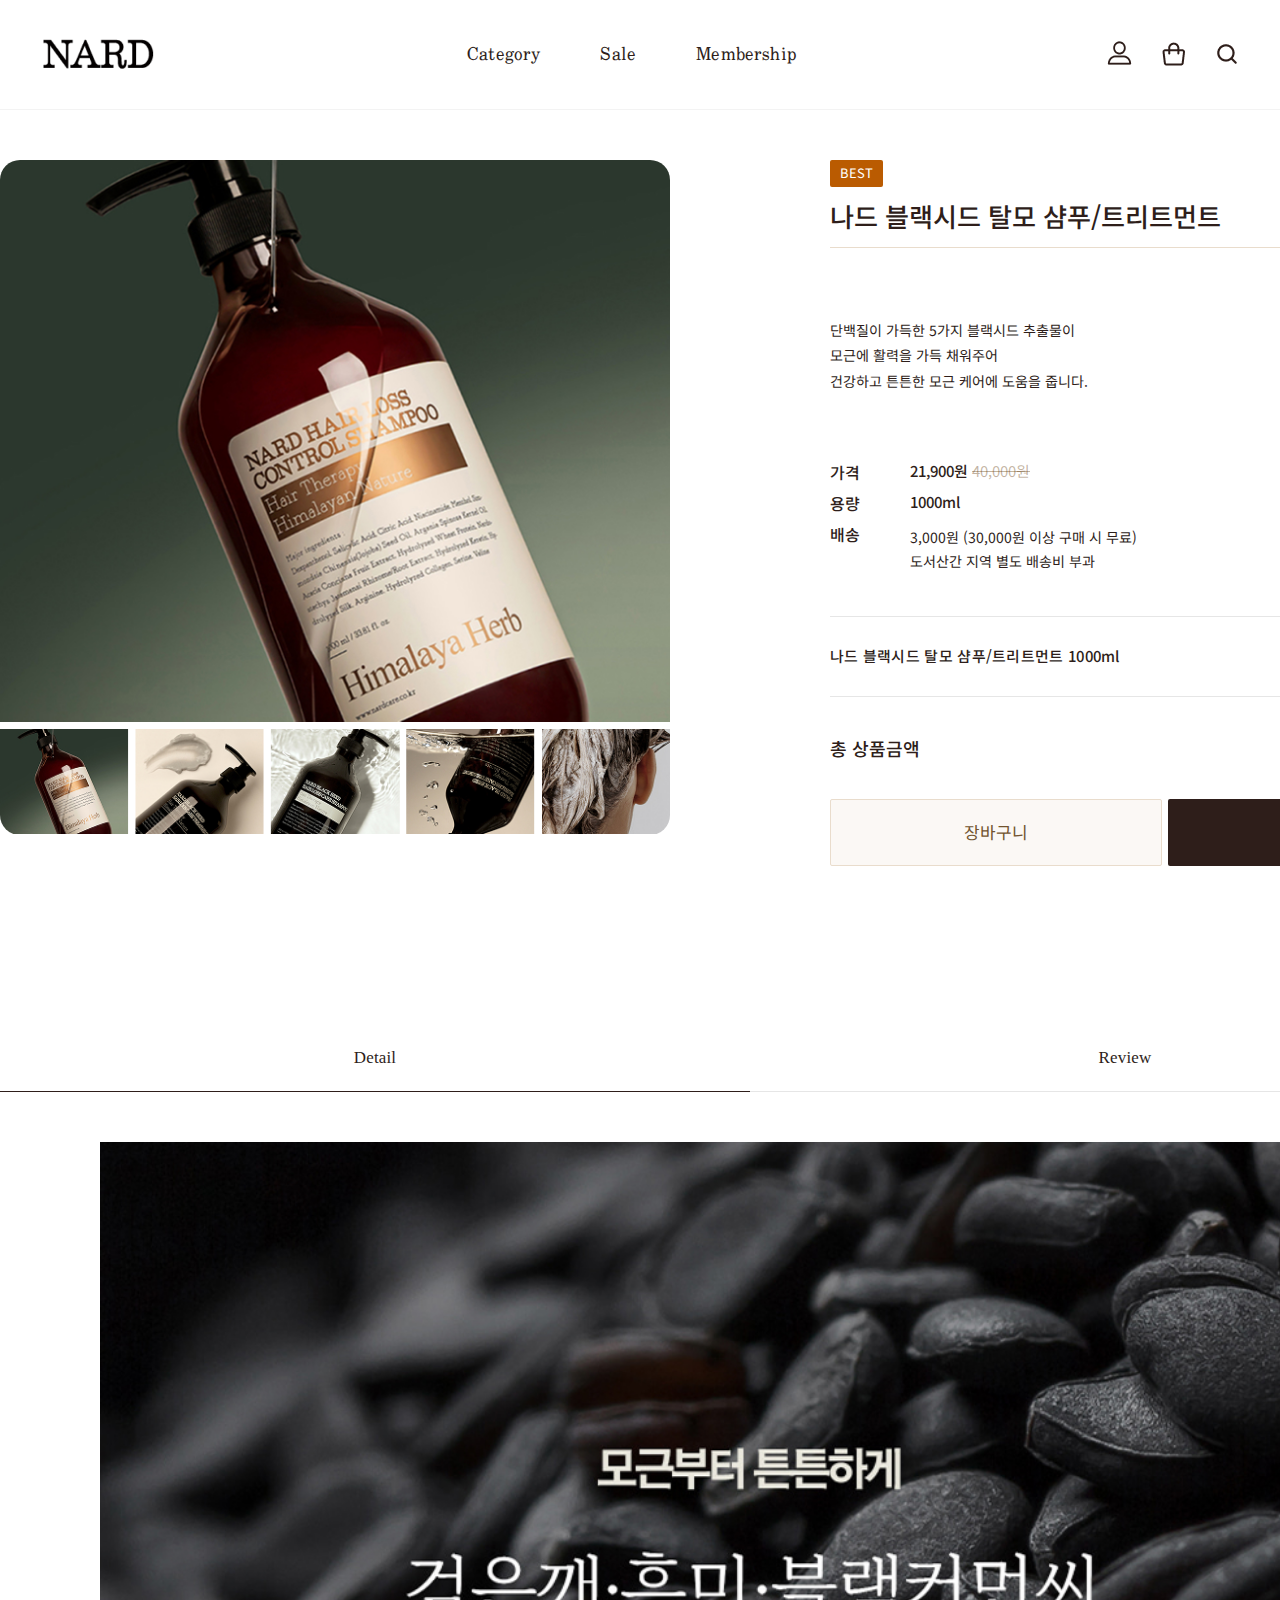
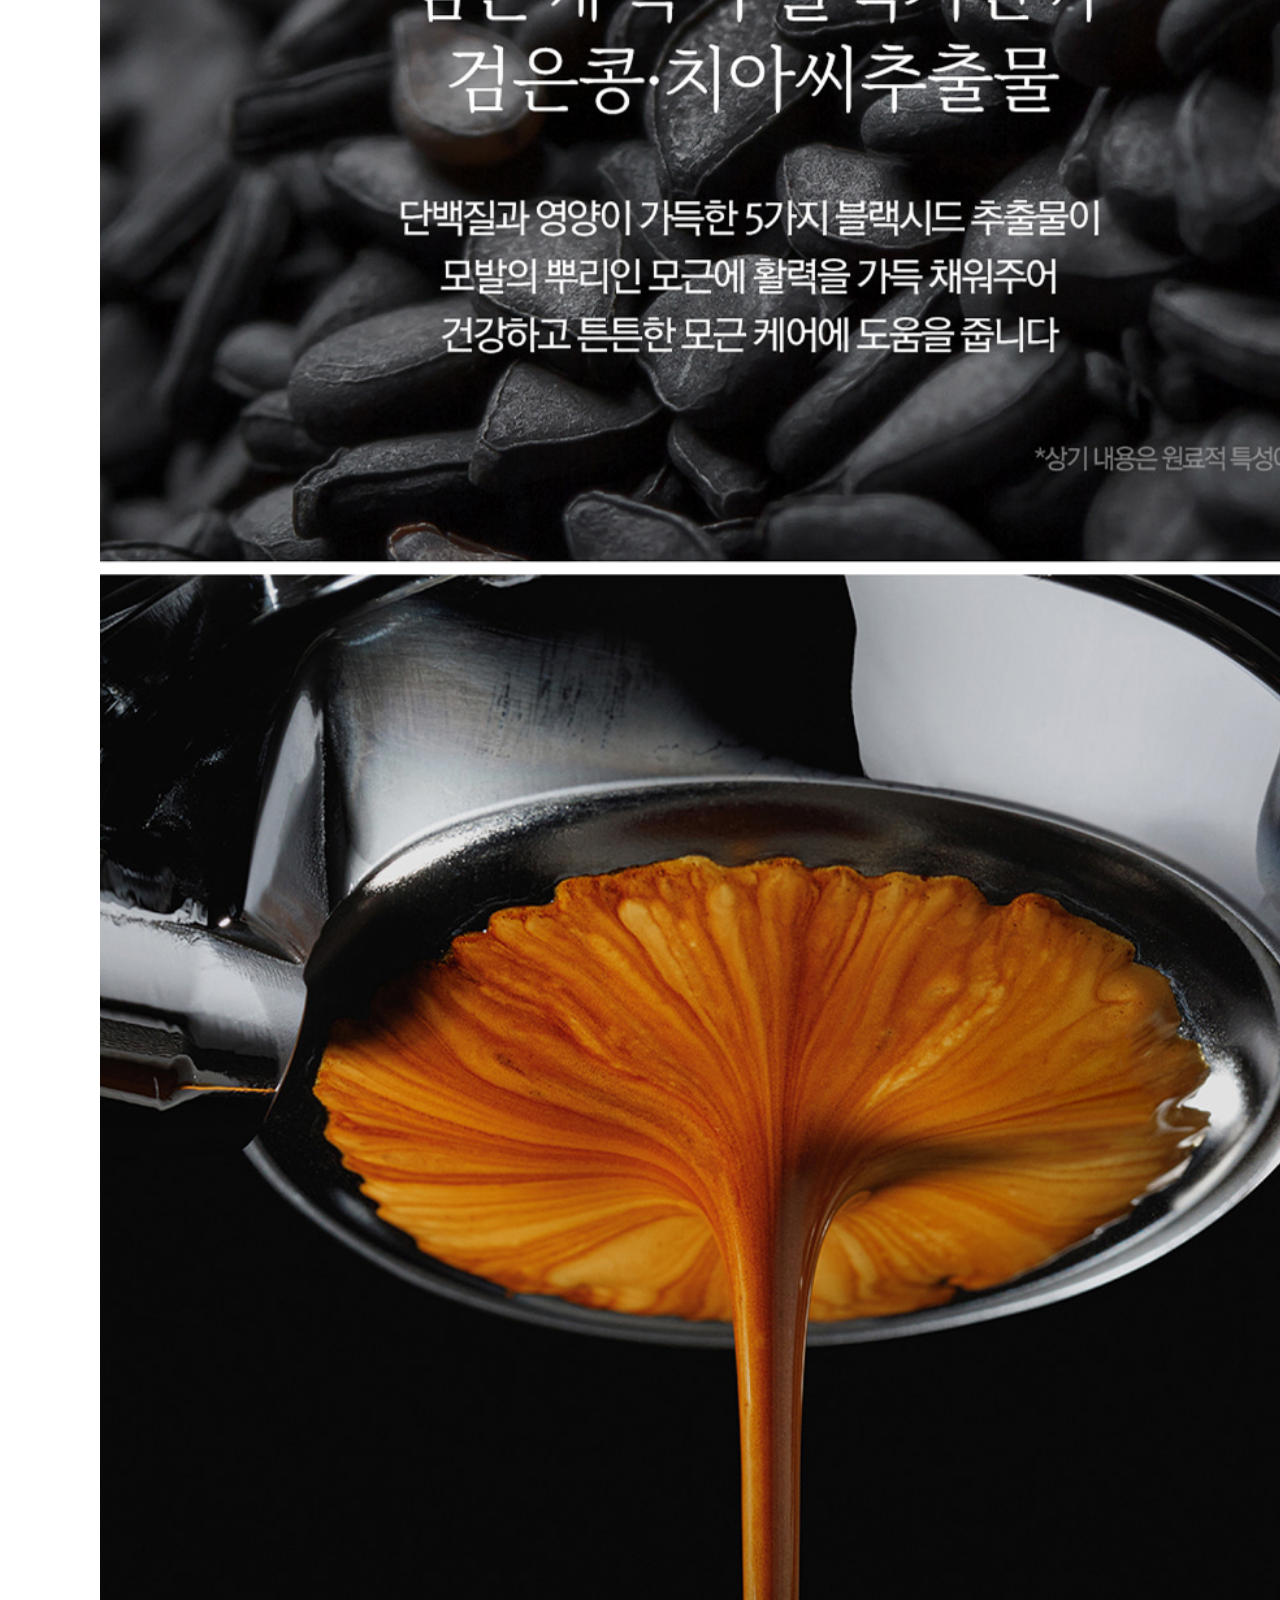
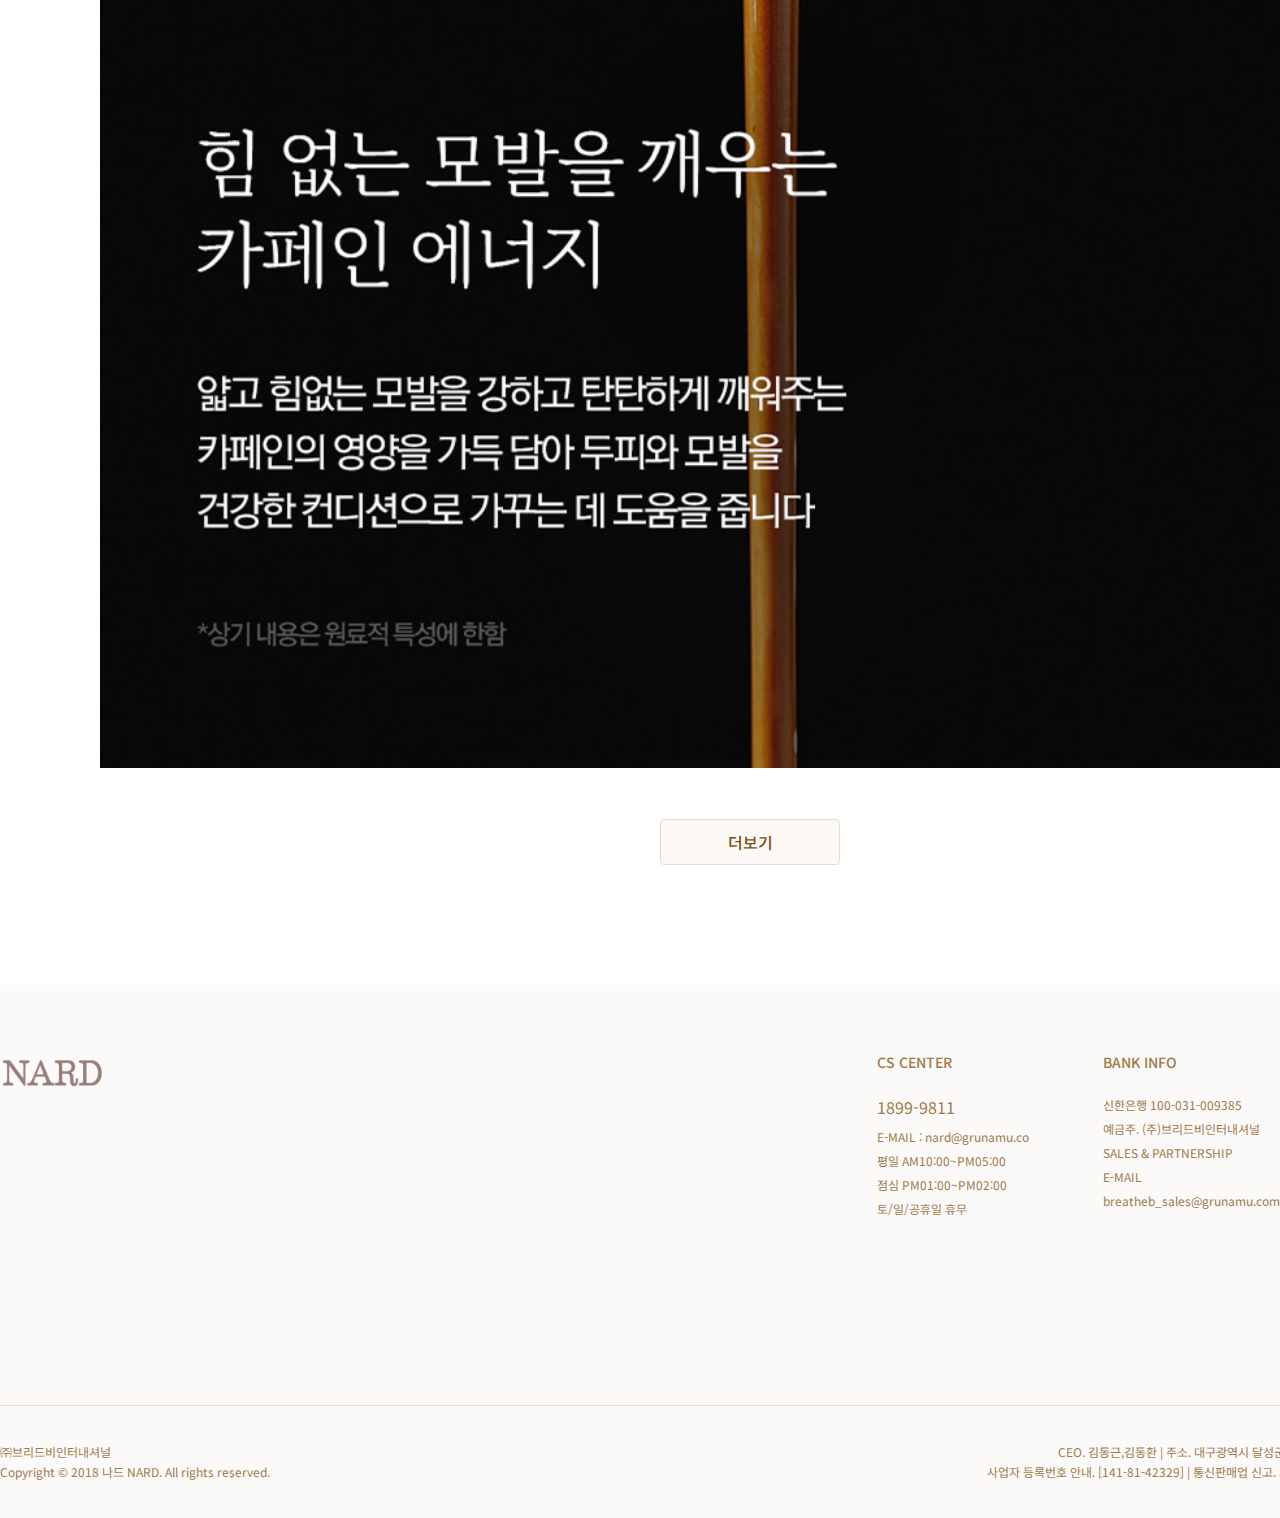
<file: product_detail.html>
<!DOCTYPE html>
<html lang="ko">
<head>
    <meta charset="UTF-8">
    <meta name="viewport" content="width=device-width, initial-scale=1.0">
    <title>나드 블랙시드 탈모 샴푸/트리트먼트 | Nard</title>
    <!-- 스와이퍼 -->
    <link rel="stylesheet" href="https://cdn.jsdelivr.net/npm/swiper@11/swiper-bundle.min.css"/>
    <script src="https://cdn.jsdelivr.net/npm/swiper@11/swiper-bundle.min.js"></script>
    <!-- CSS 외부 스타일시트 -->
    <link rel="stylesheet" href="./styles/reset.css">
    <link rel="stylesheet" href="./styles/product_detail.css">
    <!-- 웹폰트 연결 -->
    <link href="https://fonts.googleapis.com/css2?family=Uchen&display=swap" rel="stylesheet">
    <link href="https://fonts.googleapis.com/css2?family=Noto+Serif+KR:wght@200..900&display=swap" rel="stylesheet">
    <link href="https://fonts.googleapis.com/css2?family=Noto+Sans+KR:wght@100..900&display=swap" rel="stylesheet">
    <!-- 파비콘 -->
    <link rel="shortcut icon" href="/images/favicon_logo.jpg" type="image/x-icon">
    <link rel="icon" href="/images/favicon_logo.jpg" type="image/x-icon">
    <!-- js -->
    <script src="./script/product_detail.js" defer></script>
</head>
<body>
    <!-- 1. HEADER -->
    <header>
        <h1><a href="./index.html"><img src="./images/nard_logo_black.png" alt="로고"></a></h1>
        <nav>
            <div class="category_wrap">
                <a href="./product_list.html">Category</a>
                <div class="category_popup">
                    <ul>
                        <li><a href="./product_list.html">헤어</a></li>
                        <li><a href="#">바디</a></li>
                        <li><a href="#">페이스</a></li>
                        <li><a href="#">베이비</a></li>
                        <li><a href="#">라이프스타일</a></li>
                    </ul>
                </div>
            </div>
            <div class="sale_wrap">
                <a href="./product_list.html">Sale</a>
                <div class="sale_popup">
                    <ul>
                        <li><a href="#">2,025원 이벤트</a></li>
                        <li><a href="#">리필제품 할인</a></li>
                        <li><a href="#">단독핫딜</a></li>
                        <li><a href="#">클리어런스</a></li>
                        <li><a href="#">베스트 1+1</a></li>
                    </ul>
                </div>
            </div>
            <a href="./product_list.html" class="h_membership">Membership</a>
        </nav>
        <div class="h_right">
            <a href="#" class="login"><img src="./images/icon_login_b.png" alt="로그인"></a>
            <a href="#" class="shopping"><img src="./images/icon_shopping_b.png" alt="장바구니 바로가기"></a>
            <div class="search">
                <a href="#"><img src="./images/icon_search_b.png" alt="검색하기"></a>
                <!-- 검색하기 클릭 시 뜨는 검색팝업 영역 -->
                <div class="search_popup">
                    <div class="search_wrap">
                        <form action="#" method="get" id="searchFrm">
                            <input type="text" name="user_search" id="user_search" placeholder="검색어를 입력해주세요">
                            <button type="button" id="search_btn"><img src="./images/icon_search.png" alt="검색버튼"></button>
                        </form>
                        <ul>
                            <li class="search_t">인기 검색어</li>
                            <li>퍼퓸드헤어바디</li>
                            <li>블랙시드 탈모샴푸</li>
                            <li>히말라야 허브 트리트먼트</li>
                        </ul>
                        <a href="#" class="close">
                            <span>닫기</span>
                            <img src="./images/icon_arrow_bottom.png" alt="">
                        </a>
                    </div>
                </div>
            </div>
        </div>
    </header>
    <!-- 메인 영역 -->
    <main>
        <div class="detail_wrap_top">
            <div class="contents_left">
                <div class="big">
                    <img src="./images/detail_big01.jpg" alt="">
                </div>
                <div class="thumnail">
                    <a href="#" class="active"><img src="./images/detail_small1.jpg" alt=""></a>
                    <a href="#"><img src="./images/detail_small2.jpg" alt=""></a>
                    <a href="#"><img src="./images/detail_small3.jpg" alt=""></a>
                    <a href="#"><img src="./images/detail_small4.jpg" alt=""></a>
                    <a href="#"><img src="./images/detail_small5.jpg" alt=""></a>
                </div>
            </div>
            <div class="contents_right">
                <p class="b_tag">BEST</p>
                <div class="detail_title">
                    <h1>나드 블랙시드 탈모 샴푸/트리트먼트</h1>
                    <a href="#">
                        <span>쿠폰 다운로드</span>
                        <img src="./images/arrow_coupon_right.png" alt="">
                    </a>
                </div>
                <p class="contents_detail">
                    단백질이 가득한 5가지 블랙시드 추출물이 <br> 모근에 활력을 가득 채워주어<br>건강하고 튼튼한 모근 케어에 도움을 줍니다.
                </p>
                <dl>
                    <dt>가격</dt>
                    <dd>21,900원 <del>40,000원</del></dd>
                    <dt>용량</dt>
                    <dd>1000ml</dd>
                    <dt>배송</dt>
                    <dd>3,000원 (30,000원 이상 구매 시 무료)<br>
                        도서산간 지역 별도 배송비 부과</dd>
                </dl>
                <div class="product_num">
                    <p class="p_name">나드 블랙시드 탈모 샴푸/트리트먼트 1000ml</p>
                    <div class="num_select">
                        <a href="#" class="minus"><img src="./images/remove.png" alt="상품수량 빼기"></a>
                        <span><!-- 1 --></span>
                        <a href="#" class="plus"><img src="./images/add.png" alt="상품수량 더하기"></a>
                    </div>
                </div>
                <div class="detail_price">
                    <p class="all_price_t">총 상품금액</p>
                    <p class="all_price"><!-- JS --></p>
                </div>
                <div class="order_btn">
                    <button type="button" id="cart_btn">장바구니</button>
                    <button type="button" id="buy_btn">바로구매</button>
                </div>
            </div>
        </div>
        <!-- detail/review 영역 제목 -->
        <div class="detail_product">
            <div class="detail_review">
                <a href="#" class="active">Detail</a>
                <a href="#">Review</a>
            </div>
            <!-- detail/review 영역 열리면 보이는 곳 -->
            <div class="detail_contents">
                <!-- 상품상세이미지 -->
                <p class="product_detail_img"><img src="./images/nard_product_image.jpg" alt=""></p>
                <!-- 상품리뷰이미지 -->
                <div class="review">
                    <div class="photo_reveiw">
                        <p class="photo_t">사진/동영상</p>
                        <div class="swiper slide review-slide">
                            <div class="swiper-wrapper">
                                <div class="swiper-slide photo1">
                                    <a href="#"><img src="./images/review1.jpg" alt=""></a>
                                </div>
                                <div class="swiper-slide photo2">
                                    <a href="#"><img src="./images/review2.jpg" alt=""></a>
                                </div>
                                <div class="swiper-slide photo3">
                                    <a href="#"><img src="./images/review3.jpg" alt=""></a>
                                </div>
                                <div class="swiper-slide photo4">
                                    <a href="#"><img src="./images/review4.jpg" alt=""></a>
                                </div>
                                <div class="swiper-slide photo5">
                                    <a href="#"><img src="./images/review5.jpg" alt=""></a>
                                </div>
                                <div class="swiper-slide photo6">
                                    <a href="#"><img src="./images/review1.jpg" alt=""></a>
                                </div>
                                <div class="swiper-slide photo7">
                                    <a href="#"><img src="./images/review2.jpg" alt=""></a>
                                </div>
                                <div class="swiper-slide photo8">
                                    <a href="#"><img src="./images/review3.jpg" alt=""></a>
                                </div>
                                <div class="swiper-slide last_swiper">
                                    <a href="#" class="last">
                                        <img src="./images/review6.jpg" alt="">
                                        <span>+6</span>
                                    </a>
                                </div>
                            </div>
                        </div>
                    </div>
                    <div class="detail_view_order">
                        <a href="#" class="active">평점순(13)</a>
                        <a href="#">추천순</a>
                    </div>
                    <ul>
                        <li>
                            <div class="review_left">
                                <p class="nickname">이*</p>
                                <div class="rating">
                                    <img src="./images/star_b.png" alt="">
                                    <img src="./images/star_b.png" alt="">
                                    <img src="./images/star_b.png" alt="">
                                    <img src="./images/star_b.png" alt="">
                                    <img src="./images/star_w.png" alt="">
                                </div>
                                <p class="user_review">
                                    파마 후 머릿결이 손상되서 급구매하였는데 하루만 사용하였는데도 머릿결이 부드럽네요. 쓰던게 떨어져서 샀는데 오래써서 효과가 좋으면 좋겠어요 ㅎㅎ
                                </p>
                                <p class="user_review_img"><img src="./images/review_small1.jpg" alt=""></p>
                            </div>
                            <p class="date">2023-02-08</p>
                        </li>
                        <li>
                            <div class="review_left">
                                <p class="nickname">박*</p>
                                <div class="rating">
                                    <img src="./images/star_b.png" alt="">
                                    <img src="./images/star_b.png" alt="">
                                    <img src="./images/star_b.png" alt="">
                                    <img src="./images/star_b.png" alt="">
                                    <img src="./images/star_b.png" alt="">
                                </div>
                                <p class="user_review">
                                    머릿결 진짜 개털이었는데 이거 쓰고는 찰랑찰랑 ㅠㅠ진짜 이제품뭔가요,,,미용실가서 케어 할 필요없이 매일 이걸로 관리해주면됩니다 !! 3분 정도 트리트먼트 발라놓고 방치해둔뒤에 씻어내는데요, 두피 닿아도 괜찮은 성분이어서 너무 좋아요원래 뾰루지도 많이 생겼었는데 이거쓰고는 생기지않더라구용진짜 추천합니닷 ~
                                </p>
                                <p class="user_review_img"><img src="./images/review_small2.jpg" alt=""></p>
                            </div>
                            <p class="date">2023-02-08</p>
                        </li>
                        <li>
                            <div class="review_left">
                                <p class="nickname">김*</p>
                                <div class="rating">
                                    <img src="./images/star_b.png" alt="">
                                    <img src="./images/star_b.png" alt="">
                                    <img src="./images/star_b.png" alt="">
                                    <img src="./images/star_b.png" alt="">
                                    <img src="./images/star_b.png" alt="">
                                </div>
                                <p class="user_review">
                                    펌,염색을 자주해 머리카락들이 부시시하고 손상되어서 빗질도 잘 안되는상황이었음. 요즘엔 손 빗질만해도 엉킴없음...두피에 영양공급을 해주면서 머릿결까지 관리되는 제품이라 진짜 만족하면서 잘 사용 중
                                </p>
                                <p class="user_review_img"><img src="./images/review_small3.jpg" alt=""></p>
                            </div>
                            <p class="date">2023-02-08</p>
                        </li>
                    </ul>
                </div>
            </div>
            <a href="#" class="viewmore">더보기</a>
        </div>
    </main>
    <!-- 9. FOOTER -->
    <footer>
        <div class="f_top">
            <h1><img src="./images/nard_logo_b.png" alt=""></h1>
            <div class="f_right">
                <ul>
                    <li>
                        <h2>CS CENTER</h2>
                        <p class="call">1899-9811</p>
                        <ul class="cs">
                            <li>E-MAIL : nard@grunamu.co</li>
                            <li>평일 AM10:00~PM05:00</li>
                            <li>점심 PM01:00~PM02:00</li>
                            <li>토/일/공휴일 휴무</li>
                        </ul>
                    </li>
                    <li>
                        <h2>BANK INFO</h2>
                        <ul class="bank">
                            <li>신한은행 100-031-009385</li>
                            <li>예금주. (주)브리드비인터내셔널</li>
                            <li>SALES & PARTNERSHIP</li>
                            <li>E-MAIL</li>
                            <li>breatheb_sales@grunamu.com</li>
                        </ul>
                    </li>
                    <li>
                        <a href="#">COMPANY</a>
                        <a href="#">AGREEMENT</a>
                        <a href="#">PRIVACY POLICY</a>
                        <a href="#">GUIDE</a>
                    </li>
                </ul>
            </div>
        </div>
        <address>
            <div class="a_wrap">
                <div class="a_left">
                    <p>㈜브리드비인터내셔널<br>
                        Copyright &copy; 2018 나드 NARD. All rights reserved.</p>
                </div>
                <div class="a_right">
                    <p>CEO. 김동근,김동환 | 주소. 대구광역시 달성군 다사읍 달구벌대로174길 10-9 DS타운 4층</p>
                    <p>사업자 등록번호 안내. [141-81-42329] | 통신판매업 신고. 제 2015-대구달성-0045 호[사업자정보확인]</p>
                </div>
            </div>
        </address>
    </footer>
</body>
</html>
</file>
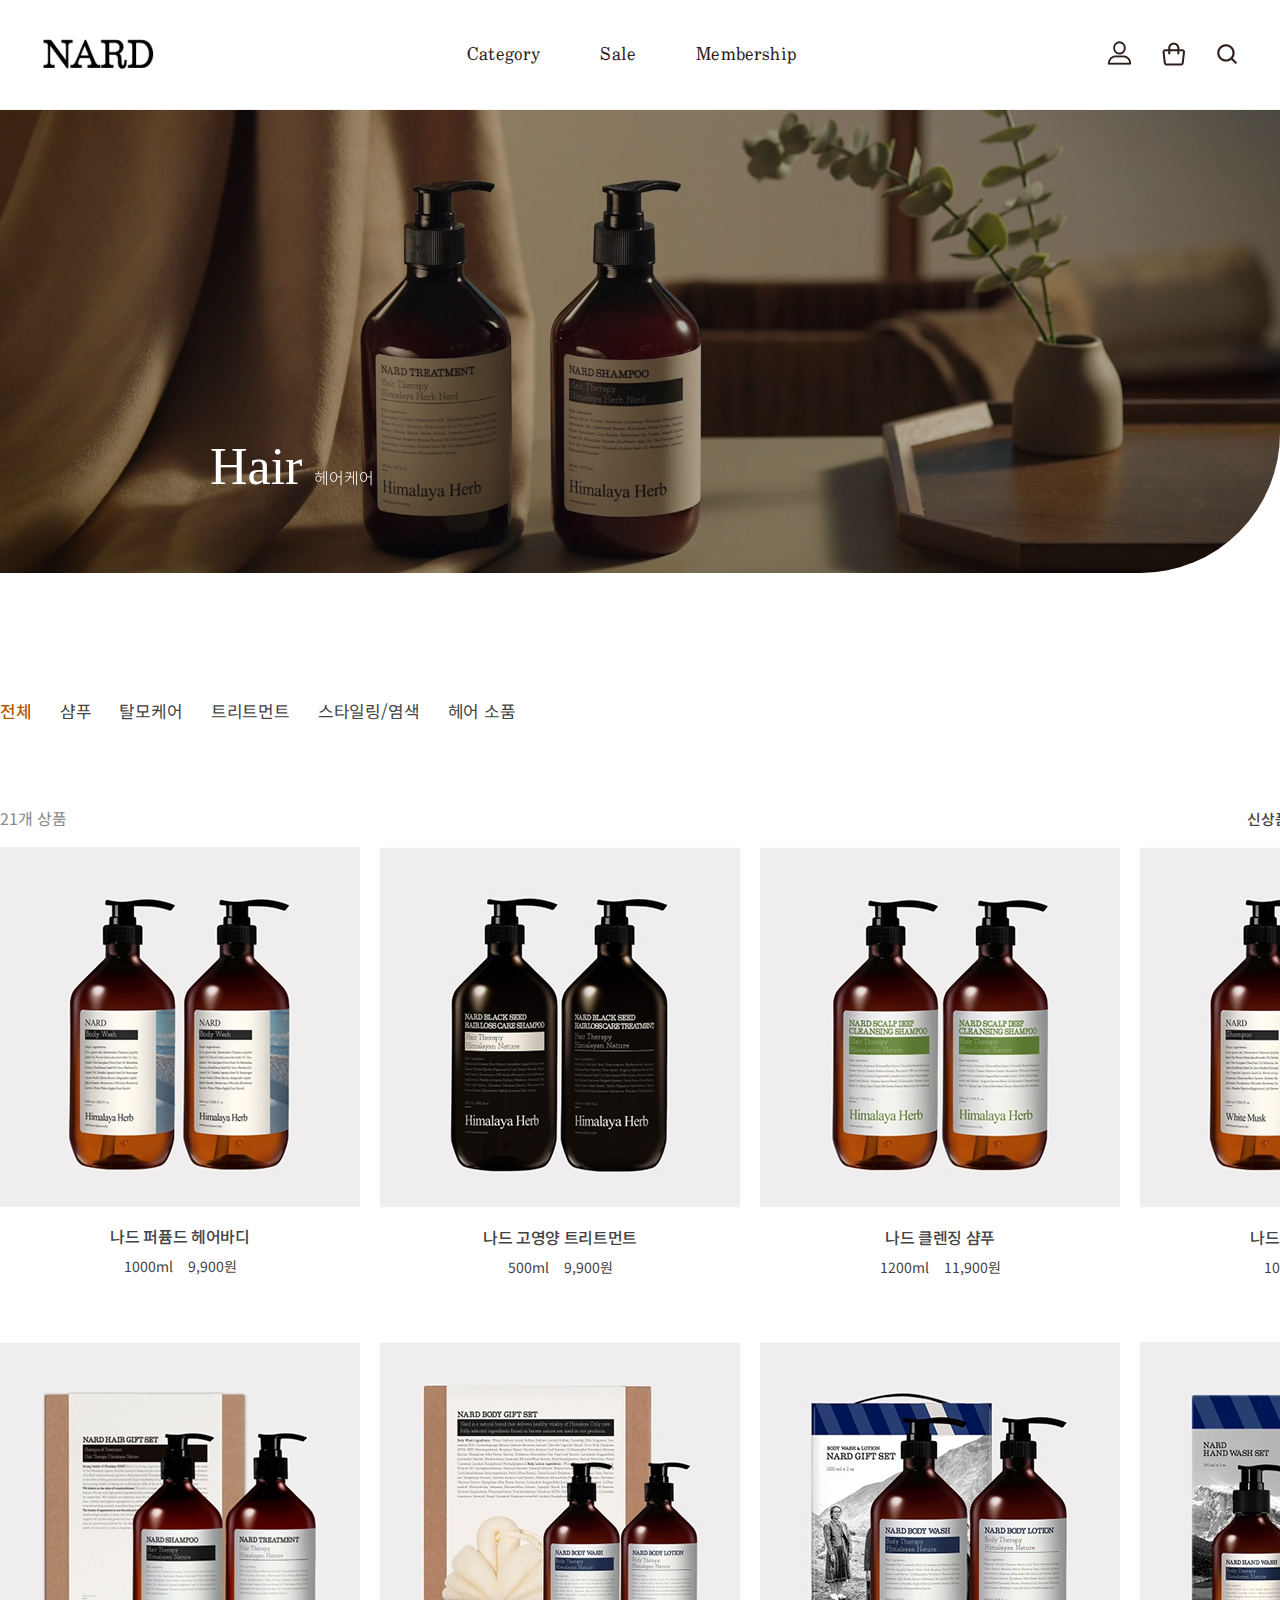
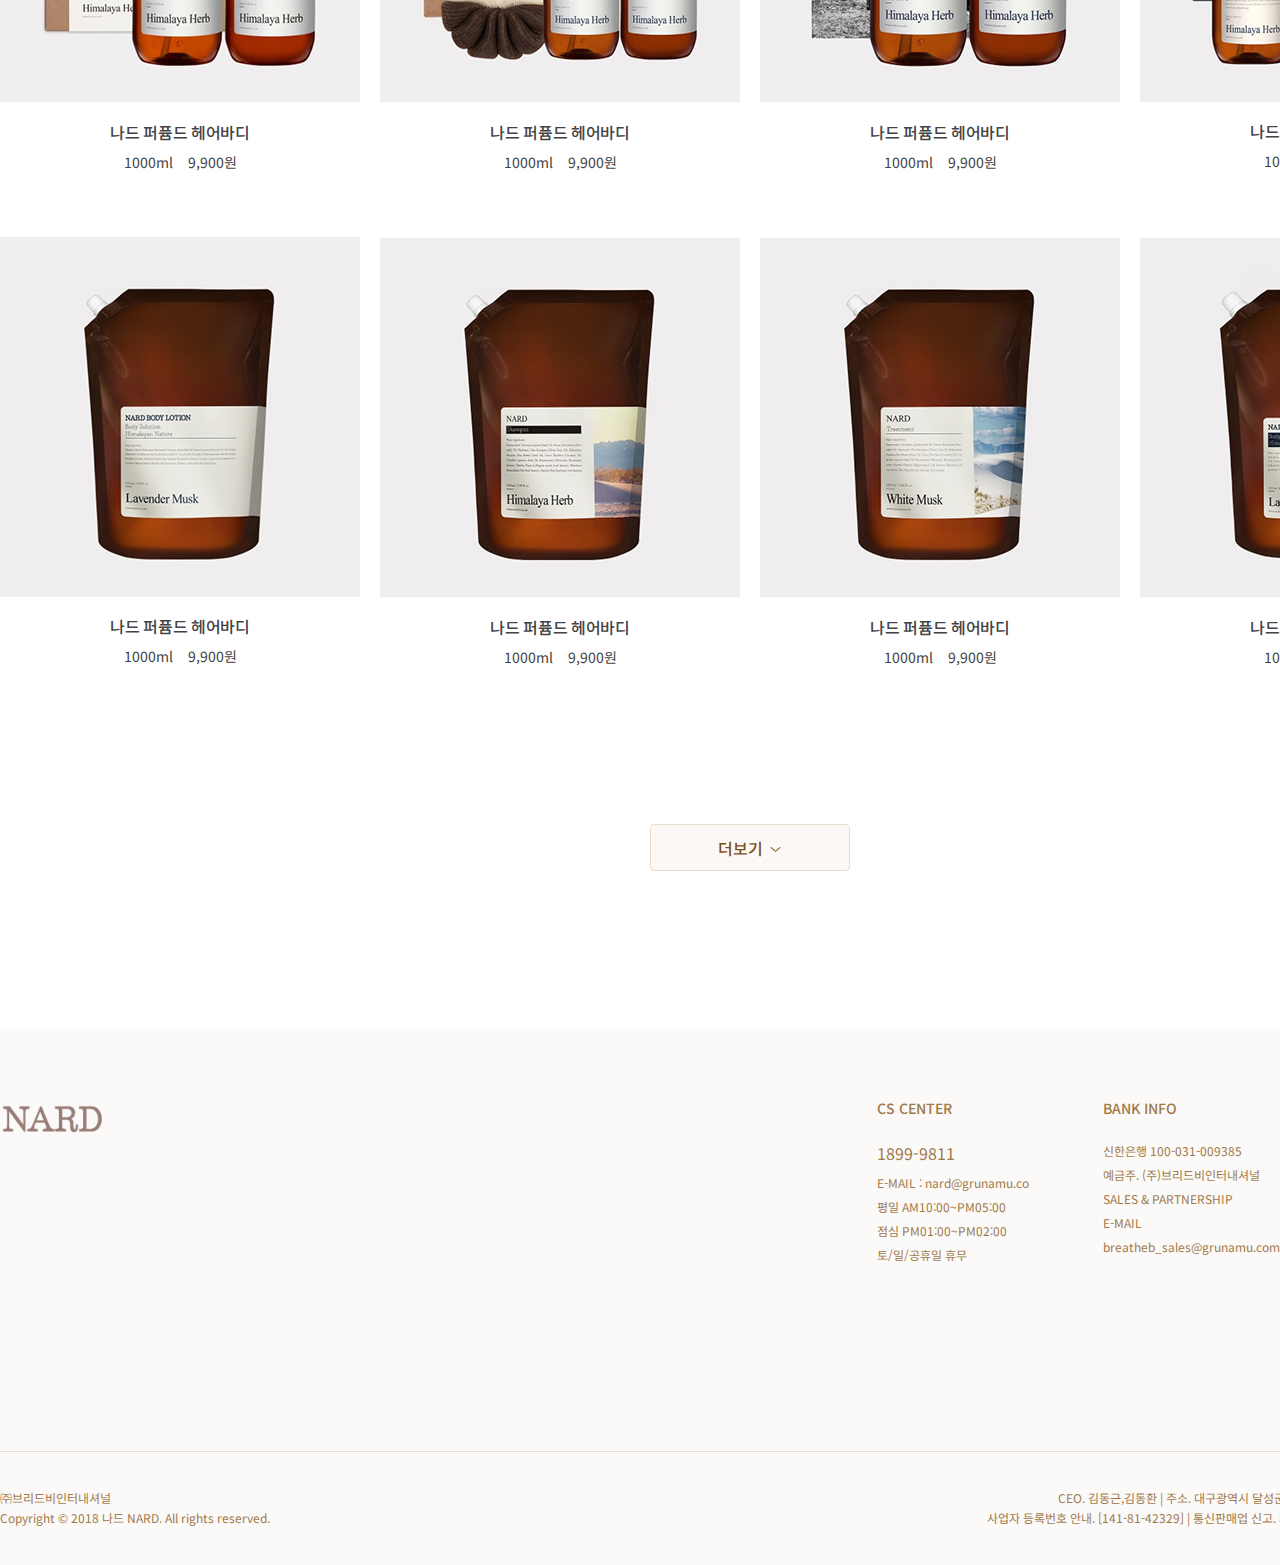
<file: product_list.html>
<!DOCTYPE html>
<html lang="ko">
<head>
    <meta charset="UTF-8">
    <meta name="viewport" content="width=device-width, initial-scale=1.0">
    <title>상품페이지 | Nard</title>
    <!-- Swiper -->
    <link rel="stylesheet" href="https://cdn.jsdelivr.net/npm/swiper@11/swiper-bundle.min.css"/>
    <script src="https://cdn.jsdelivr.net/npm/swiper@11/swiper-bundle.min.js"></script>
    <!-- CSS 외부 스타일시트 -->
    <link rel="stylesheet" href="./styles/reset.css">
    <link rel="stylesheet" href="./styles/common.css">
    <link rel="stylesheet" href="./styles/index.css">
    <link rel="stylesheet" href="./styles/product_list.css">
    <!-- 웹폰트 연결 -->
    <link href="https://fonts.googleapis.com/css2?family=Uchen&display=swap" rel="stylesheet">
    <link href="https://fonts.googleapis.com/css2?family=Noto+Serif+KR:wght@200..900&display=swap" rel="stylesheet">
    <link href="https://fonts.googleapis.com/css2?family=Noto+Sans+KR:wght@100..900&display=swap" rel="stylesheet">
    <!-- 파비콘 -->
    <link rel="shortcut icon" href="/images/favicon_logo.jpg" type="image/x-icon">
    <link rel="icon" href="/images/favicon_logo.jpg" type="image/x-icon">
    <!-- js -->
    <script src="./script/common.js" defer></script>
    <script src="./script/product_list.js" defer></script>
</head>
<body>
    <!-- 1. HEADER -->
    <header>
        <h1><a href="./index.html"><img src="./images/nard_logo_w.png" alt="로고"></a></h1>
        <nav>
            <div class="category_wrap">
                <a href="./product_list.html">Category</a>
                <div class="category_popup">
                    <ul>
                        <li><a href="./product_list.html">헤어</a></li>
                        <li><a href="./product_list.html">바디</a></li>
                        <li><a href="./product_list.html">페이스</a></li>
                        <li><a href="./product_list.html">베이비</a></li>
                        <li><a href="./product_list.html">라이프스타일</a></li>
                    </ul>
                </div>
            </div>
            <div class="sale_wrap">
                <a href="./product_list.html">Sale</a>
                <div class="sale_popup">
                    <ul>
                        <li><a href="#">2,025원 이벤트</a></li>
                        <li><a href="#">리필제품 할인</a></li>
                        <li><a href="#">단독핫딜</a></li>
                        <li><a href="#">클리어런스</a></li>
                        <li><a href="#">베스트 1+1</a></li>
                    </ul>
                </div>
            </div>
            <a href="./product_list.html" class="h_membership">Membership</a>
        </nav>
        <div class="h_right">
            <a href="#" class="login"><img src="./images/icon_login.png" alt="로그인"></a>
            <a href="#" class="shopping"><img src="./images/icon_shopping.png" alt="장바구니 바로가기"></a>
            <div class="search">
                <a href="#"><img src="./images/icon_search.png" alt="검색하기"></a>
                <!-- 검색하기 클릭 시 뜨는 검색팝업 영역 -->
                <div class="search_popup">
                    <div class="search_wrap">
                        <form action="#" method="get" id="searchFrm">
                            <input type="text" name="user_search" id="user_search" placeholder="검색어를 입력해주세요">
                            <button type="button" id="search_btn"><img src="./images/icon_search.png" alt="검색버튼"></button>
                        </form>
                        <ul>
                            <li class="search_t">인기 검색어</li>
                            <li>퍼퓸드헤어바디</li>
                            <li>블랙시드 탈모샴푸</li>
                            <li>히말라야 허브 트리트먼트</li>
                        </ul>
                        <a href="#" class="close">
                            <span>닫기</span>
                            <img src="./images/icon_arrow_bottom.png" alt="">
                        </a>
                    </div>
                </div>
            </div>
        </div>
    </header>
    <main>
        <div class="p_bnr_wrap">
            <div class="bnr_title">
                <h1>Hair</h1>
                <h2>헤어케어</h2>
            </div>
        </div>
        <div class="list_contents_wrap">
            <div class="p_category">
                <a href="#" class="active">전체</a>
                <a href="#">샴푸</a>
                <a href="#">탈모케어</a>
                <a href="#">트리트먼트</a>
                <a href="#">스타일링/염색</a>
                <a href="#">헤어 소품</a>
            </div>
            <div class="list_info">
                <p>21개 상품</p>
                <div class="list_order">  
                    <a href="#" class="active">신상품</a>
                    <a href="#">인기순</a>
                    <a href="#">낮은가격</a>
                    <a href="#">높은가격</a>
                </div>
            </div>
            <div class="p_lists">
                <div class="p_lists_product pd1">
                    <a href="./product_detail.html" class="p_img"><img src="./images/product_list_thumImg01.jpg" alt="#"></a>
                    <p class="product_title">나드 퍼퓸드 헤어바디</p>
                    <div class="product_detail">
                        <span class="d_volume">1000ml</span>
                        <span class="d_price">9,900원</span>
                    </div>
                </div>
                <div class="p_lists_product pd2">
                    <a href="./product_detail.html" class="p_img"><img src="./images/product_list_thumImg02.jpg" alt="#"></a>
                    <p class="product_title">나드 고영양 트리트먼트</p>
                    <div class="product_detail">
                        <span class="d_volume">500ml</span>
                        <span class="d_price">9,900원</span>
                    </div>
                </div>
                <div class="p_lists_product pd3">
                    <a href="./product_detail.html" class="p_img"><img src="./images/product_list_thumImg03.jpg" alt="#"></a>
                    <p class="product_title">나드 클렌징 샴푸</p>
                    <div class="product_detail">
                        <span class="d_volume">1200ml</span>
                        <span class="d_price">11,900원</span>
                    </div>
                </div>
                <div class="p_lists_product pd5">
                    <a href="./product_detail.html" class="p_img"><img src="./images/product_list_thumImg04.jpg" alt="#"></a>
                    <p class="product_title">나드 퍼퓸드 헤어바디</p>
                    <div class="product_detail">
                        <span class="d_volume">1000ml</span>
                        <span class="d_price">9,900원</span>
                    </div>
                </div>
                <div class="p_lists_product pd5">
                    <a href="./product_detail.html" class="p_img"><img src="./images/product_list_thumImg05.jpg" alt="#"></a>
                    <p class="product_title">나드 퍼퓸드 헤어바디</p>
                    <div class="product_detail">
                        <span class="d_volume">1000ml</span>
                        <span class="d_price">9,900원</span>
                    </div>
                </div>
                <div class="p_lists_product pd6">
                    <a href="./product_detail.html" class="p_img"><img src="./images/product_list_thumImg06.jpg" alt="#"></a>
                    <p class="product_title">나드 퍼퓸드 헤어바디</p>
                    <div class="product_detail">
                        <span class="d_volume">1000ml</span>
                        <span class="d_price">9,900원</span>
                    </div>
                </div>
                <div class="p_lists_product pd7">
                    <a href="./product_detail.html" class="p_img"><img src="./images/product_list_thumImg07.jpg" alt="#"></a>
                    <p class="product_title">나드 퍼퓸드 헤어바디</p>
                    <div class="product_detail">
                        <span class="d_volume">1000ml</span>
                        <span class="d_price">9,900원</span>
                    </div>
                </div>
                <div class="p_lists_product pd8">
                    <a href="./product_detail.html" class="p_img"><img src="./images/product_list_thumImg08.jpg" alt="#"></a>
                    <p class="product_title">나드 퍼퓸드 헤어바디</p>
                    <div class="product_detail">
                        <span class="d_volume">1000ml</span>
                        <span class="d_price">9,900원</span>
                    </div>
                </div>
                <div class="p_lists_product pd9">
                    <a href="./product_detail.html" class="p_img"><img src="./images/product_list_thumImg09.jpg" alt="#"></a>
                    <p class="product_title">나드 퍼퓸드 헤어바디</p>
                    <div class="product_detail">
                        <span class="d_volume">1000ml</span>
                        <span class="d_price">9,900원</span>
                    </div>
                </div>
                <div class="p_lists_product pd10">
                    <a href="./product_detail.html" class="p_img"><img src="./images/product_list_thumImg10.jpg" alt="#"></a>
                    <p class="product_title">나드 퍼퓸드 헤어바디</p>
                    <div class="product_detail">
                        <span class="d_volume">1000ml</span>
                        <span class="d_price">9,900원</span>
                    </div>
                </div>
                <div class="p_lists_product pd11">
                    <a href="./product_detail.html" class="p_img"><img src="./images/product_list_thumImg11.jpg" alt="#"></a>
                    <p class="product_title">나드 퍼퓸드 헤어바디</p>
                    <div class="product_detail">
                        <span class="d_volume">1000ml</span>
                        <span class="d_price">9,900원</span>
                    </div>
                </div>
                <div class="p_lists_product pd12">
                    <a href="./product_detail.html" class="p_img"><img src="./images/product_list_thumImg12.jpg" alt="#"></a>
                    <p class="product_title">나드 퍼퓸드 헤어바디</p>
                    <div class="product_detail">
                        <span class="d_volume">1000ml</span>
                        <span class="d_price">9,900원</span>
                    </div>
                </div>
            </div>
            <a href="#" class="p_viewmore">
                <span>더보기</span>
                <img src="./images/icon_arrow_view.png" alt="">
            </a>
        </div>
    </main>
    <!-- FOOTER -->
    <footer>
        <div class="f_top">
            <h1><img src="./images/nard_logo_b.png" alt=""></h1>
            <div class="f_right">
                <ul>
                    <li>
                        <h2>CS CENTER</h2>
                        <p class="call">1899-9811</p>
                        <ul class="cs">
                            <li>E-MAIL : nard@grunamu.co</li>
                            <li>평일 AM10:00~PM05:00</li>
                            <li>점심 PM01:00~PM02:00</li>
                            <li>토/일/공휴일 휴무</li>
                        </ul>
                    </li>
                    <li>
                        <h2>BANK INFO</h2>
                        <ul class="bank">
                            <li>신한은행 100-031-009385</li>
                            <li>예금주. (주)브리드비인터내셔널</li>
                            <li>SALES & PARTNERSHIP</li>
                            <li>E-MAIL</li>
                            <li>breatheb_sales@grunamu.com</li>
                        </ul>
                    </li>
                    <li>
                        <a href="#">COMPANY</a>
                        <a href="#">AGREEMENT</a>
                        <a href="#">PRIVACY POLICY</a>
                        <a href="#">GUIDE</a>
                    </li>
                </ul>
            </div>
        </div>
        <address>
            <div class="a_wrap">
                <div class="a_left">
                    <p>㈜브리드비인터내셔널<br>
                        Copyright &copy; 2018 나드 NARD. All rights reserved.</p>
                </div>
                <div class="a_right">
                    <p>CEO. 김동근,김동환 | 주소. 대구광역시 달성군 다사읍 달구벌대로174길 10-9 DS타운 4층</p>
                    <p>사업자 등록번호 안내. [141-81-42329] | 통신판매업 신고. 제 2015-대구달성-0045 호[사업자정보확인]</p>
                </div>
            </div>
        </address>
    </footer>
</body>
</file>
<file: styles/product_detail.css>
/* =======================================HEADER */
header {
    padding: 0 40px; display: flex; justify-content: space-between;
    align-items: center; height: 110px;
    position: fixed; top: 0; left: 0; width: 100%;
    z-index: 999;
    transition: background-color 0.25s;
    background-color: #fff;
    border-bottom: 1px solid #bdbdbd30;
}
header h1 {}
header h1 a {}
header h1 a img {}
header nav {display: flex; height: 100%; align-items: center;}
header nav .category_wrap {}
header nav .category_wrap > a {
    font-family: "Uchen", serif;
    font-size: 1.125rem; color: #2e1e1a;
    letter-spacing: 0.01em;
}
/* 카테고리 공통 */
header nav ul li a {color: #fff;}
/* 카테고리 서브팝업 */
header nav .category_wrap {
    height: 100%; padding-top: 45px;
}
header nav .category_wrap:hover > .category_popup {display: block;}
header nav .sale_wrap:hover > .sale_popup {display: block;}
header nav .category_wrap .category_popup,
header nav .sale_popup {
    display: none;
    border-top: 1px solid rgba(255,255,255,1);
    background-color: rgba(255,255,255,1); width: 100%;
    position: fixed; top: 110px; left: 0; padding: 18px;
    border-bottom: 1px solid #bdbdbd30;
    box-shadow: 10px 10px 20px rgba(121, 121, 121, 0.1);
}
header nav .category_wrap .category_popup ul,
header nav .sale_popup ul {
    display: flex; justify-content: center; align-items: center;
}
header nav .category_wrap .category_popup ul li,
header nav .sale_popup ul li {margin-right: 52px;}
header nav .sale_wrap {
    margin: 0 60px; padding-top: 45px; height: 100%;
}
header nav .category_wrap .category_popup ul li a {color: #2e1e1a}
header nav .sale_wrap > a {
    font-family: "Uchen", serif;
    font-size: 1.125rem; color: #2e1e1a;
    letter-spacing: 0.01em;
}
header nav .category_wrap .category_popup ul li a:hover {
    font-weight: 500;
}
/* 세일 서브팝업 */
header nav .sale_wrap > .sale_popup {display: none; box-shadow: 10px 10px 20px rgba(121, 121, 121, 0.1);}
header nav .sale_wrap > .sale_popup > ul {}
header nav .sale_wrap > .sale_popup > ul li {}
header nav .sale_wrap > .sale_popup > ul li:first-child a {color: #BA5B01;}
header nav .sale_wrap > .sale_popup > ul li a {color: #2e1e1a}
header nav .sale_wrap .sale_popup ul li a:hover {
    font-weight: 500;
}
header nav .h_membership {
    font-family: "Uchen", serif;
    font-size: 1.125rem; color: #2e1e1a;
    letter-spacing: 0.01em;
}
header .h_right {display: flex;}
header .h_right .login {}
header .h_right .shopping {margin: 0 28px;}
header .h_right .search {}
header .h_right .search > a {}
header .h_right .search > a img {}
/* 검색하기 클릭 시 뜨는 검색팝업 영역 */
header .h_right .search .search_popup {
    display: none;
    position: fixed; top: 0; left: 0; width: 100%;
    background-color: #fff; padding-top: 100px; padding-bottom: 24px;
    box-shadow: 10px 10px 20px rgba(121, 121, 121, 0.15);
}
header .h_right .search .search_popup .search_wrap {
    width: max-content; margin: 0 auto;
}
header .h_right .search .search_popup .search_wrap form {
    position: relative; margin-bottom: 20px;
}
header .h_right .search .search_popup .search_wrap form #user_search {
    width: 520px; background-color: #5E3400;
    padding: 16px 40px 16px 15px; font-size: 0.938rem; 
    border-radius: 3px; color: #fff;
}
header .h_right .search .search_popup .search_wrap form #user_search::placeholder {
    color: #E9DCCC;
}
header .h_right .search .search_popup .search_wrap form #search_btn {
    position: absolute; right: 15px; top: 14px;
}
header .h_right .search .search_popup .search_wrap form #search_btn img {}
header .h_right .search .search_popup .search_wrap ul {}
header .h_right .search .search_popup .search_wrap ul .search_t {
    font-weight: 500; font-size: 1rem; padding: 0; margin-right: 24px;
    color: #000; margin-bottom: 62px; background: none;
}
header .h_right .search .search_popup .search_wrap ul li {
    background-color: #F7F1EA; font-size: 0.88rem;
    display: inline-block; padding: 8px;
    color: #5E3400;
}header .h_right .search .search_popup .search_wrap ul li:hover {
    background: #f3e8d6;
}
header .h_right .search .search_popup .search_wrap .close {
    display: block; text-align: center;
}
header .h_right .search .search_popup .search_wrap .close span {
    font-size: 0.88rem; font-weight: 500; color: #5E3400;
}
header .h_right .search .search_popup .search_wrap .close img {}

/* main 시작 */
main {
    width: 1500px; margin: 0 auto;  margin-top: 160px;
}
main .detail_wrap_top {
    display: flex; justify-content: space-between;
}
/* =============================좌측 이미지 영역 */
main .detail_wrap_top .contents_left {
    width: calc((100% - 160px) / 2); border-radius: 20px; overflow: hidden;
}
main .detail_wrap_top .contents_left .big {
    width: 100%; margin-bottom: 6px; overflow: hidden;
}
main .detail_wrap_top .contents_left .big img {
    width: 100%; transition: transform  0.3s;
}
main .detail_wrap_top .contents_left .big img:hover {transform: scale(1.03);}
main .detail_wrap_top .contents_left .thumnail {
    display: flex; justify-content: space-between;
    border-radius: 0 0 20px 20px; overflow: hidden;
}
main .detail_wrap_top .contents_left .thumnail a {width: calc((100% - (6px * 4)) / 5); overflow: hidden;}
main .detail_wrap_top .contents_left .thumnail a img {width: 100%; transition: transform  0.2s;}
main .detail_wrap_top .contents_left .thumnail a img:hover {transform: scale(1.05);}
main .detail_wrap_top .contents_left .thumnail .active {}
/* ==============================우측 이미지 영역 */
main .detail_wrap_top .contents_right {
    width: calc((100% - 160px) / 2) ;
}
main .detail_wrap_top .contents_right .b_tag {
    background-color: #BA5B01; color: #fff;
    padding: 7px 10px; width: max-content;
    border-radius: 2px; font-size: 0.81rem;
    margin-bottom: 16px;
}
main .detail_wrap_top .contents_right .detail_title {
    border-bottom: 1px solid #E9DCCC;
    display: flex; justify-content: space-between;
    padding-bottom: 12px; margin-bottom: 70px;
}
main .detail_wrap_top .contents_right .detail_title h1 {
    font-size: 1.63rem; font-weight: 500; color: #2e1e1a;
}
main .detail_wrap_top .contents_right .detail_title > a {
    padding: 8px 15px; background-color: #2e1e1a;
    display: flex; align-items: center;
    border-radius: 3px;
}
main .detail_wrap_top .contents_right .detail_title a span {font-size: 0.81rem; color: #fff; margin-right: 2px;}
main .detail_wrap_top .contents_right .detail_title a img {position: relative; top: -1px;}
main .detail_wrap_top .contents_right .contents_detail {
    font-size: 0.88rem; line-height: 1.8;
    color: #2e1e1a; margin-bottom: 70px;
}
main .detail_wrap_top .contents_right dl {
    display: flex; flex-flow: row wrap;
    justify-content: space-between;
    margin-bottom: 42px;
}
main .detail_wrap_top .contents_right dl dt {
    width: 80px; font-weight: 500; letter-spacing: -0.02em;
    color: #2e1e1a;
}
main .detail_wrap_top .contents_right dl dd {
    width: calc(100% - 80px);
    margin-bottom: 16px; font-weight: 500;
    display: inline-block;
    font-size: 0.93rem; color: #2e1e1a;
}
main .detail_wrap_top .contents_right dl dd:last-child {
    font-size: 0.88rem; line-height: 1.7; color: #2e1e1a;
    margin: 0; font-weight: 400;
}
main .detail_wrap_top .contents_right dl dd del {display: inline-block; color: #5E340060;}
main .detail_wrap_top .contents_right .product_num {
    display: flex; justify-content: space-between; align-items: center;
    padding: 20px 0; border-top: 1px solid #E6E6E6; border-bottom: 1px solid #E6E6E6;
    margin-bottom: 42px;
}
main .detail_wrap_top .contents_right .product_num .p_name {
    font-size: 0.93rem; color: #2e1e1a; font-weight: 500;
    letter-spacing: 0.02em;
}
main .detail_wrap_top .contents_right .product_num .num_select {
    border: 1px solid #E6E6E6; border-radius: 2px;
    background-color: #fff;
}
main .detail_wrap_top .contents_right .product_num .num_select a {padding: 10px; display: inline-block;}
main .detail_wrap_top .contents_right .product_num .num_select a:hover {background-color: #e6e6e6af;}
main .detail_wrap_top .contents_right .product_num .num_select .minus {border-right: 1px solid #E6E6E6;}
main .detail_wrap_top .contents_right .product_num .num_select .plus {border-left: 1px solid #E6E6E6; }
main .detail_wrap_top .contents_right .product_num .num_select a img {}
main .detail_wrap_top .contents_right .product_num .num_select span {
    display: inline-block; text-align: center;
    font-size: 0.88rem; display: inline-block; width: 24px;
    position: relative; top: -2px;
}
main .detail_wrap_top .contents_right .detail_price {
    display: flex; justify-content: space-between; align-items: center;
    margin-bottom: 42px;
}
main .detail_wrap_top .contents_right .detail_price .all_price_t {font-size: 1.13rem; font-weight: 500; color: #2e1e1a;}
main .detail_wrap_top .contents_right .detail_price .all_price {
    font-size: 1.06rem; color: #2e1e1a; letter-spacing: -0.01em;
}
main .detail_wrap_top .contents_right .order_btn {width: 100%; display: flex; justify-content: space-between;}
main .detail_wrap_top .contents_right .order_btn button {
    width: calc((100% - 6px) / 2); padding: 24px;
    border-radius: 2px; font-size: 1.06rem;
}
main .detail_wrap_top .contents_right .order_btn #cart_btn {border: 1px solid #E9DCCC; background-color: #e9dccc30; color: #72542f;}
main .detail_wrap_top .contents_right .order_btn #cart_btn:hover {background-color: #e9dccc54; color: #9F794b;}
main .detail_wrap_top .contents_right .order_btn #buy_btn {background-color: #2e1e1a; color: #fff;}
main .detail_wrap_top .contents_right .order_btn #buy_btn:hover {background-color: #1d1310ea;}
/* ===============detail/review 영역 */
main .detail_product {margin-top: 160px; padding-bottom: 120px;}
main .detail_product .detail_review {display: flex; text-align: center;}
main .detail_product .detail_review > a {
    width: calc(100% / 2); padding: 24px; border-bottom: 1px solid #E6E6E6;
    font-size: 1.06rem; color: #2e1e1a; font-family: 'MaruBuriSemiBold';
    letter-spacing: 0.01em;
}
main .detail_product .detail_review .active {
    border-bottom: 1px solid #2e1e1a;
}
/* ==============================상품상세 영역 */
main .detail_product .detail_contents {}
main .detail_product .detail_contents .product_detail_img {
    width: 1300px; margin: 0 auto; margin-top: 50px; 
}
main .detail_product .detail_contents .product_detail_img img {width: 100%;}
/* ===============================리뷰영역 */
main .detail_product .detail_contents .review {display: none; margin-top: 50px;}
main .detail_product .detail_contents .review .photo_t {
    font-size: 1.06rem; font-weight: 500; color: #2e1e1a;
    margin-bottom: 16px;
}
main .detail_product .detail_contents .review .review-slide {
    width: 100%;
    height: max-content;
}
main .detail_product .detail_contents .review .review-slide .swiper-wrapper {}
main .detail_product .detail_contents .review .review-slide .swiper-wrapper .swiper-slide {
    border-radius: 4px; overflow: hidden;
}
main .detail_product .detail_contents .review .review-slide .swiper-wrapper .swiper-slide a {}
main .detail_product .detail_contents .review .review-slide .swiper-wrapper .swiper-slide a img {}
main .detail_product .detail_contents .review .review-slide .swiper-wrapper .photo1 {}
main .detail_product .detail_contents .review .review-slide .swiper-wrapper .photo2 {}
main .detail_product .detail_contents .review .review-slide .swiper-wrapper .photo3 {}
main .detail_product .detail_contents .review .review-slide .swiper-wrapper .photo4 {}
main .detail_product .detail_contents .review .review-slide .swiper-wrapper .photo5 {}
main .detail_product .detail_contents .review .review-slide .swiper-wrapper .last_swiper {}
main .detail_product .detail_contents .review .review-slide .swiper-wrapper .last_swiper .last {
    display: inline-block; position: relative;
}
main .detail_product .detail_contents .review .review-slide .swiper-wrapper .last_swiper .last:after {
    content: ''; width: 100%; height: 100%;
    position: absolute; left: 0; top: 0; background-color: rgba(0,0,0,0.4);
    border-radius: 4px; z-index: 500;
}
main .detail_product .detail_contents .review .review-slide .swiper-wrapper .last_swiper .last img {
    position: relative; z-index: 400;
}
main .detail_product .detail_contents .review .review-slide .swiper-wrapper .last_swiper .last span {
    position: absolute; left: 42%; top: 45%;
    font-size: 2rem; color: #fff; z-index: 999;
    letter-spacing: 0.05em;
}
main .detail_product .detail_contents .review .detail_view_order {
    margin-top: 80px; padding-bottom: 12px; border-bottom: 1px solid #e6e6e6;
    margin-bottom: 30px;
}
main .detail_product .detail_contents .review .detail_view_order a {
    display: inline-block;
    font-size: 0.88rem; color: #bdbdbd; letter-spacing: -0.02em;
    margin-right: 16px;
}
main .detail_product .detail_contents .review .detail_view_order .active {
    color: #2e1e1a; font-weight: 500;  color: #2e1e1a;
}
main .detail_product .detail_contents .review ul {}
main .detail_product .detail_contents .review ul li {
    display: flex; justify-content: space-between; align-items: center;
    padding: 24px 0; border-top: 1px solid #E6E6E6;
}
main .detail_product .detail_contents .review ul li .review_left {width: 62%;}
main .detail_product .detail_contents .review ul li:first-child {border-top: 0;}
main .detail_product .detail_contents .review ul li .review_left > * {
    margin-bottom: 20px;
}
main .detail_product .detail_contents .review ul li .review_left .nickname {font-size: 0.93rem;}
main .detail_product .detail_contents .review ul li .review_left .rating {}
main .detail_product .detail_contents .review ul li .review_left .rating img {}
main .detail_product .detail_contents .review ul li .review_left .user_review {
    font-size: 0.88rem; line-height: 1.7; letter-spacing: -0.02em;
    color: #222;
}
main .detail_product .detail_contents .review ul li .review_left .user_review_img {
    border-radius: 4px; overflow: hidden; margin: 0; width: 120px; height: 120px;
}
main .detail_product .detail_contents .review ul li .review_left .user_rivew_img img {}
main .detail_product .detail_contents .review ul li .date {color: #2e1e1a; font-size: .93rem;}
main .viewmore {
    display: block; margin: 50px auto 0; text-align: center;
    border: 1px solid #E9DCCC; background-color: #e9dccc30;
    border-radius: 4px; width: 180px; padding: 14px 0;
    color: #7B4E15; font-weight: 500;
}
main .viewmore:hover {background-color: #e9dccc54; color: #9F794b;}

/* =================================FOOTER */
footer {background-color: #FBFAF8;}
footer .f_top {
    width: 1500px; margin: 0 auto; padding-top: 70px; padding-right: 36px;
    display: flex; justify-content: space-between;
    border-right: 1px solid #e9dccc;
    height: 420px;
}
footer .f_top h1 {}
footer .f_top h1 img {}
footer .f_top .f_right {}
footer .f_top .f_right > ul {display: flex;}
footer .f_top .f_right > ul > li {
    font-size: 0.75rem;
    color: #9F794b; 
}
footer .f_top .f_right > ul > li:nth-child(1) {}
footer .f_top .f_right > ul > li:nth-child(2) {
    margin: 0 74px;
}
footer .f_top .f_right > ul > li li {margin-bottom: 12px;}
footer .f_top .f_right ul li h2 {
    font-size: 0.88rem; color: #9F794b;
    font-weight: 500; margin-bottom: 30px;
}
footer .f_top .f_right ul li .call {font-size: 1rem; margin-bottom: 16px;}
footer .f_top .f_right ul li .cs{}
footer .f_top .f_right ul li .cs li {}
footer .f_top .f_right ul li .bank {}
footer .f_top .f_right ul li .bank li {}
footer .f_top .f_right > ul > li a {
    display:block; color: #828282;
    margin-bottom: 30px; font-size: 0.75rem;
    padding-right: 16px;
}
footer address {
    padding: 36px 0;
    border-top: 1px solid #e9dccc;
}
footer address .a_wrap {
    width: 1500px; margin: 0 auto;
    display: flex; justify-content: space-between;
}
footer address .a_wrap .a_left {}
footer address .a_wrap .a_right {text-align: right;}
footer address .a_wrap .a_left p,
footer address .a_wrap .a_right p {
    font-size: 0.75rem; line-height: 1.7; color: #9F794b;
}
</file>
<file: styles/common.css>
/* =======================================HEADER */
header {
    padding: 0 40px; display: flex; justify-content: space-between;
    align-items: center; height: 110px;
    position: fixed; top: 0; left: 0; width: 100%;
    z-index: 999;
    transition: background-color 0.25s;
}
header h1 {}
header h1 a {}
header h1 a img {}
header nav {display: flex; height: 100%; align-items: center;}
header nav .category_wrap {}
header nav .category_wrap > a {
    font-family: "Uchen", serif;
    font-size: 1.125rem; color: #fff;
    letter-spacing: 0.01em;
}
/* 카테고리 공통 */
header nav ul li a {color: #fff;}
/* 카테고리 서브팝업 */
header nav .category_wrap {
    height: 100%; padding-top: 45px;
}
header nav .category_wrap:hover > .category_popup {display: block;}
header nav .sale_wrap:hover > .sale_popup {display: block;}
header nav .category_wrap .category_popup,
header nav .sale_popup {
    display: none;
    border-top: 1px solid rgba(255,255,255,1);
    background-color: rgba(255,255,255,1); width: 100%;
    position: fixed; top: 110px; left: 0; padding: 18px;
    border-bottom: 1px solid #bdbdbd30;
    box-shadow: 10px 10px 20px rgba(121, 121, 121, 0.1);
}
header nav .category_wrap .category_popup ul,
header nav .sale_popup ul {
    display: flex; justify-content: center; align-items: center;
}
header nav .category_wrap .category_popup ul li,
header nav .sale_popup ul li {margin-right: 52px;}
header nav .sale_wrap {
    margin: 0 60px; padding-top: 45px; height: 100%;
}
header nav .category_wrap .category_popup ul li a {color: #2e1e1a}
header nav .sale_wrap > a {
    font-family: "Uchen", serif;
    font-size: 1.125rem; color: #fff;
    letter-spacing: 0.01em;
}
header nav .category_wrap .category_popup ul li a:hover {
    font-weight: 500;
}
/* 세일 서브팝업 */
header nav .sale_wrap > .sale_popup {display: none; box-shadow: 10px 10px 20px rgba(121, 121, 121, 0.1);}
header nav .sale_wrap > .sale_popup > ul {}
header nav .sale_wrap > .sale_popup > ul li {}
header nav .sale_wrap > .sale_popup > ul li:first-child a {color: #BA5B01;}
header nav .sale_wrap > .sale_popup > ul li a {color: #2e1e1a}
header nav .sale_wrap .sale_popup ul li a:hover {
    font-weight: 500;
}
header nav .h_membership {
    font-family: "Uchen", serif;
    font-size: 1.125rem; color: #fff;
    letter-spacing: 0.01em;
}
header .h_right {display: flex;}
header .h_right .login {}
header .h_right .shopping {margin: 0 28px;}
header .h_right .search {}
header .h_right .search > a {}
header .h_right .search > a img {}
/* 검색하기 클릭 시 뜨는 검색팝업 영역 */
header .h_right .search .search_popup {
    display: none;
    position: fixed; top: 0; left: 0; width: 100%;
    background-color: #fff; padding-top: 100px; padding-bottom: 24px;
    box-shadow: 10px 10px 20px rgba(121, 121, 121, 0.15);
}
header .h_right .search .search_popup .search_wrap {
    width: max-content; margin: 0 auto;
}
header .h_right .search .search_popup .search_wrap form {
    position: relative; margin-bottom: 20px;
}
header .h_right .search .search_popup .search_wrap form #user_search {
    width: 520px; background-color: #5E3400;
    padding: 16px 40px 16px 15px; font-size: 0.938rem; 
    border-radius: 3px; color: #fff;
}
header .h_right .search .search_popup .search_wrap form #user_search::placeholder {
    color: #E9DCCC;
}
header .h_right .search .search_popup .search_wrap form #search_btn {
    position: absolute; right: 15px; top: 14px;
}
header .h_right .search .search_popup .search_wrap form #search_btn img {}
header .h_right .search .search_popup .search_wrap ul {}
header .h_right .search .search_popup .search_wrap ul .search_t {
    font-weight: 500; font-size: 1rem; padding: 0; margin-right: 24px;
    color: #000; margin-bottom: 62px; background: none;
}
header .h_right .search .search_popup .search_wrap ul li {
    background-color: #F7F1EA; font-size: 0.88rem;
    display: inline-block; padding: 8px;
    color: #5E3400;
}header .h_right .search .search_popup .search_wrap ul li:hover {
    background: #f3e8d6;
}
header .h_right .search .search_popup .search_wrap .close {
    display: block; text-align: center;
}
header .h_right .search .search_popup .search_wrap .close span {
    font-size: 0.88rem; font-weight: 500; color: #5E3400;
}
header .h_right .search .search_popup .search_wrap .close img {}

/* =================================FOOTER */
footer {background-color: #FBFAF8;}
footer .f_top {
    width: 1500px; margin: 0 auto; padding-top: 70px; padding-right: 36px;
    display: flex; justify-content: space-between;
    border-right: 1px solid #e9dccc;
    height: 420px;
}
footer .f_top h1 {}
footer .f_top h1 img {}
footer .f_top .f_right {}
footer .f_top .f_right > ul {display: flex;}
footer .f_top .f_right > ul > li {
    font-size: 0.75rem;
    color: #9F794b; 
}
footer .f_top .f_right > ul > li:nth-child(1) {}
footer .f_top .f_right > ul > li:nth-child(2) {
    margin: 0 74px;
}
footer .f_top .f_right > ul > li li {margin-bottom: 12px;}
footer .f_top .f_right ul li h2 {
    font-size: 0.88rem; color: #9F794b;
    font-weight: 500; margin-bottom: 30px;
}
footer .f_top .f_right ul li .call {font-size: 1rem; margin-bottom: 16px;}
footer .f_top .f_right ul li .cs{}
footer .f_top .f_right ul li .cs li {}
footer .f_top .f_right ul li .bank {}
footer .f_top .f_right ul li .bank li {}
footer .f_top .f_right > ul > li a {
    display:block; color: #828282;
    margin-bottom: 30px; font-size: 0.75rem;
    padding-right: 16px;
}
footer address {
    padding: 36px 0;
    border-top: 1px solid #e9dccc;
}
footer address .a_wrap {
    width: 1500px; margin: 0 auto;
    display: flex; justify-content: space-between;
}
footer address .a_wrap .a_left {}
footer address .a_wrap .a_right {text-align: right;}
footer address .a_wrap .a_left p,
footer address .a_wrap .a_right p {
    font-size: 0.75rem; line-height: 1.7; color: #9F794b;
}
</file>
<file: styles/index.css>
/* ================================== 공통 */
main {}
/* 더보기 */
main .view_more {display: flex; align-items: center;}
main .view_more span {
    font-family: "Noto Serif KR", serif;
    /* font-family: 'MaruBuriLight'; */
    font-size: 0.88rem; font-weight: 500;
    color: #7b4e15; margin-right: 2px;
    position: relative; bottom: 2px;
}
main .view_more img {}
/* 상품 설명 */
main .p_title {
    font-weight: 500;
}
main .p_info {}
main .p_info .price,
main .p_info .volume {
    display: inline-block;
    font-size: 0.88rem; color: #2e1e1a;
    letter-spacing: -0.02em;
}
main .p_info .price {margin-left: 8px;}
/* 페이지 터너 */
main .page span {
    font-family: "Noto Serif KR", serif;
    font-size: 1.13rem; font-weight: 500;
    color: #e9dccc;
}
main .page .page_now {color: #5E3400;}
main .page .page_all {}
main .best_wrap .b_scroll_wrap {
    width: 100%; height: 2px;
    background-color: #E6E6E6;
}
/* ======================= 2.메인 BNR */
main .bnr {
    height: 100vh; position: relative;
    overflow: hidden;
}
main .bnr .b_wrap {}
main .bnr .b_wrap::after {
    content: '';
    position: absolute; left: 0; top: 0;
    width: 100%; height: 100vh;
    background-color: rgba(0,0,0,0.44);
    z-index: 100;
}
main .bnr .b_wrap h1,
main .bnr .b_wrap .scroll {z-index: 200;}
main .bnr .b_wrap h1 {
    position: absolute; right: 10%; top: 45%;
    font-family: "MaruBuri", sans-serif;
    font-size: 2.36rem; line-height: 1.5;
    color: #fff; text-align: right;
}
main .bnr .b_wrap .scroll {
    position: absolute; left: 50%; bottom: 80px;
    width: max-content;
}
main .bnr .b_wrap .scroll span {
    font-family: "MaruBuri", sans-serif;
    font-size: 1.13rem;
    color: rgba(255,255,255,0.8);
}
main .bnr .b_wrap .scroll .s_line {
    display: block; margin: 0 auto;
    width: 1px; height: 40px; background-color: rgba(255,255,255,0.5);
    margin-top: 10px;
}
main .bnr .b_wrap video {width: 100%;}
/* ================================================3. 타임세일 */
main .time_wrap {
    width: 1500px; margin: 160px auto; margin-top: 72px;
    display: flex; justify-content: space-between;

}
main .time_wrap > * {width: calc((100% - 12px) / 2);}
main .time_wrap .t_left {}
main .time_wrap .t_left .t_h2 {
    font-size: 1.31rem; font-weight: 500;
    color: #5E3400; margin-bottom: 24px;
}
main .time_wrap .t_left .time {
    padding-bottom: 12px; 
    border-bottom: 3px solid #e9dccc;
    display: inline-block; margin-bottom: 81px;
}
main .time_wrap .t_left .time span {
    font-size: 2.13rem; color: #BA5B01;
    letter-spacing: 0.02em;
}
main .time_wrap .t_left .time .left_time {
    margin-left: 22px; color: #5E3400;
}
main .time_wrap .t_left .t_product_name {
    color: #2e1e1a;
    font-size: 1.13rem; font-weight: 500;
    margin-bottom: 14px;
}
main .time_wrap .t_left .t_price {
    color: #5E3400;
    font-weight: 500;
    letter-spacing: -0.02em; margin-bottom: 36px;
}
main .time_wrap .t_left .detail {
    font-size: 0.81rem; line-height: 1.7;
    color: #2e1e1a; margin-bottom: 36px;
}
main .time_wrap .t_left .view_more {margin-bottom: 75px;}
main .time_wrap .t_left .view_more span {}
main .time_wrap .t_left .view_more img {}
main .time_wrap .t_left .t_product {display: flex; justify-content: space-between;}
main .time_wrap .t_left .t_product * {
    width: calc((100% - 12px) / 2);
}
main .time_wrap .t_left .t_product .t_product_small_left {
    border-radius: 0 0 0 50px; 
    overflow: hidden;
}
main .time_wrap .t_left .t_product .t_product_small_left img {
    width: 100%;
    transition: transform 0.2s;
}
main .time_wrap .t_left .t_product .t_product_small_left img:hover {
    transform: scale(1.08);
}
main .time_wrap .t_left .t_product .t_product_small_right {overflow: hidden;}
main .time_wrap .t_left .t_product .t_product_small_right img {
    width: 100%;  transition: transform 0.2s;
}
main .time_wrap .t_left .t_product .t_product_small_right img:hover {
    transform: scale(1.08);
}
main .time_wrap .t_right {border-radius: 120px 0 0 0; overflow: hidden;}
main .time_wrap .t_right img {
    width: 100%;
    height: max-content; transition: transform 0.2s;
}
main .time_wrap .t_right img:hover {
    transform: scale(1.05);
}
/* ======================================================4. BEST ITEMS */
main .best_wrap {width: 1500px; margin: 0 auto; margin-bottom: 160px;}
main .best_wrap .b_h2 {
    font-family: "MaruBuri", sans-serif;
    font-size: 2.13rem; font-weight: 500;
    text-align: center; margin-bottom: 26px;
}
main .best_wrap .view_more {justify-content: center; margin-bottom: 50px;}
main .best_wrap .view_more span {}
main .best_wrap .view_more img {}
main .best_wrap .b_container {
    position: relative; margin-bottom: 20px;
}
main .best_wrap .b_container::after {
    content: ''; width: 71px; height: 69px; /* background-color: aqua; */
    position: absolute; right: 100px; top: 326px; z-index: 999;
    background-image: url(../images/best_z_img_2.png);
    background-position: center; background-size: cover;
}
main .best_wrap .b_container .b_swiper {
    margin: 0 auto; position: relative;
    width: 1300px; height: 500px;
    border-radius: 80px 0 0 0; overflow: hidden;
}
main .best_wrap .b_container .b_swiper .swiper-wrapper {}
main .best_wrap .b_container .b_swiper .swiper-slide {}
main .best_wrap .b_container .b_swiper .b_product {}
main .best_wrap .b_container .b_swiper .b_product .b_img {width: 100%;}
main .best_wrap .b_container .b_swiper .b_product .b_img img {width: 100%;}
main .best_wrap .b_container .b_swiper .b_product .p_title {
    text-align: center; margin-top: 24px;
}
main .best_wrap .b_container .b_swiper .b_product .p_info {
    text-align: center; margin-top: 12px;
}
main .best_wrap .b_container .b_swiper .b_product .p_title .volume {}
main .best_wrap .b_container .b_swiper .b_product .p_title .price {}
main .best_wrap .page {
    text-align: right; margin-bottom: 18px;
}
main .best_wrap .b_container .btn {
    position: absolute; left: 20px; top: 20px;
    background: yellow;
    width: 100px; height: 100px;
}
main .best_wrap .page span {
    font-family: "Noto Serif KR", serif;
    font-size: 1.13rem; font-weight: 500;
    color: #e9dccc;
}
/* best 스와이퍼 버튼 */
main .best_wrap .b_container .swiper-button-prev,
main .best_wrap .b_container .swiper-button-next {
    color: #2e1e1a; position: absolute; top: 38%;
    transform: scale(0.7); opacity: 0.8;
}
main .best_wrap .b_container .swiper-button-prev {
    z-index: 999;
}
main .best_wrap .page .page_now {color: #5E3400;}
main .best_wrap .page .page_all {}
/* best 페이지 스크롤 */
main .best_wrap .event-scrollbar {
    width: 1500px; height: 2px;
    background: #E6E6E6;
}
main .best_wrap .event-scrollbar .active-scrollbar {
    width: 0%; height: 2px; background: #9F794b;
}
/* ================================5. 광고 bnr1 */
main .bnr1 {
    background-image: url(../images/brn1.jpg);
    background-size: cover; background-position: center;
    height: 460px; margin-bottom: 160px;
}
main .bnr_wrap .bnr_content {padding-top: 109px; width:1500px; margin: 0 auto;}
main .bnr_wrap .bnr_content .bnr_icon {}
main .bnr_wrap .bnr_content .bnr_icon img {}
main .bnr_wrap .bnr_content h1 {
    font-family: 'MaruBuriSemiBold';
    margin-top: 24px; margin-left: 46px;
    font-size: 2.25rem; letter-spacing: -0.04em;
    color: #2e1e1a; font-weight: 500;
}
main .bnr_wrap .bnr_content .bnr_detail {
    margin-top: 18px; margin-left: 46px;
    font-size: 0.75rem; line-height: 1.6;
    color: #2e1e1a;
}
main .bnr_wrap .bnr_content .view_more_b:hover {background-color: #000000;}
main .bnr_wrap .bnr_content .view_more_b {
    display: inline-block;
    margin-top: 40px; margin-left: 46px;
    padding: 9px 48px; background-color: #2e1e1a;
    color: #e9dccc;
    font-family: "Noto Serif KR", serif;
    font-size: 0.81rem;
    transition: background-color 0.25s;
}
/* ============================6. 고민별 추천상품 */
main .recommend_wrap {
    width: 1500px; margin: 0 auto;
    display: flex; justify-content: space-between;
    margin-bottom: 160px;
}
main .recommend_wrap .rec_left {
    width: calc((100% - 66px) / 3);
    display: flex; flex-flow: column nowrap; justify-content: space-between;
}
main .recommend_wrap .rec_left .rec_title {}
main .recommend_wrap .rec_left .rec_title .recommend {
    font-size: 1.31rem; letter-spacing: -0.02em;
    font-weight: 500; color: #2e1e1a;
}
main .recommend_wrap .rec_left .rec_title .detail {
    display: inline-block; margin: 48px 0; line-height: 1.7;
    font-size: 0.81rem; color: #2e1e1a;
}
main .recommend_wrap .rec_left .rec_title .view_more {}
main .recommend_wrap .rec_left .rec_title .view_more span {}
main .recommend_wrap .rec_left .rec_title .view_more img {}
main .recommend_wrap .rec_left .rec_category {}
/* 공통요소 */
main .recommend_wrap .rec_left .rec_category > * {
    display: block; padding-bottom: 8px;
    border-bottom: 1px solid #e9dccc;
}
main .recommend_wrap .rec_left .rec_category .care_t {
    font-family: "MaruBuri", sans-serif;
    font-size: 1.38rem; color: #e9dccc;
    letter-spacing: -0.02em; display: inline-block;
    margin-right: 6px;
}
main .recommend_wrap .rec_left .rec_category .care_sub {
    font-size: 0.81rem;
    display: inline-block; color: #e9dccc;
}
/* 개별요소 */
main .recommend_wrap .rec_left .rec_category > .active {border-bottom: 1px solid #7b4e15;}
main .recommend_wrap .rec_left .rec_category > .active .care_t {color: #5E3400;}
main .recommend_wrap .rec_left .rec_category > .active .care_sub {color: #5E3400;}
main .recommend_wrap .rec_left .rec_category .skin {margin: 25px 0;}
main .recommend_wrap .rec_left .rec_category .skin .care_t {}
main .recommend_wrap .rec_left .rec_category .skin .care_sub {}
main .recommend_wrap .rec_left .rec_category .men {}
main .recommend_wrap .rec_left .rec_category .men .care_t {}
main .recommend_wrap .rec_left .rec_category .men .care_sub {}
main .recommend_wrap .rec_right_wrap {
    width: calc(((100% - 66px) / 3) * 2);
    position: relative;
}
main .recommend_wrap .rec_right .rec_img {
    display: block; overflow: hidden; border-radius: 120px 0 0 0;
}
main .recommend_wrap .rec_right .rec_img img {
    width: 100%; transition: transform 0.6s;
}
main .recommend_wrap .rec_right .rec_img img:hover {transform: scale(1.03);}
main .recommend_wrap .rec_right .rec_detail {
    position: absolute; left: 20px; bottom: 20px;
    border-radius: 2px;
}
main .recommend_wrap .rec_right .rec_detail .p_title {
    margin-bottom: 15px; color: #fff; font-weight: 400;
    font-size: 0.88rem;
}
main .recommend_wrap .rec_right .rec_detail .p_info {
    border-bottom: 1px solid rgba(255,255,255,0.5); padding-bottom: 8px;
}
main .recommend_wrap .rec_right .rec_detail .p_info > * {
    color: rgba(255,255,255,0.8); font-size: 0.93rem;
}
main .recommend_wrap .rec_right .rec_detail .p_info .volume {margin-right: 180px;}
main .recommend_wrap .rec_right .rec_detail .p_info .price {}
main .recommend_wrap .rec_right ul {
    position: absolute; right: 20px; top: 20px;
    height: max-content;
}
main .recommend_wrap .rec_right ul li {
    height: 123px; margin-bottom: 4px;
}
main .recommend_wrap .rec_right ul li a {height: 100%;}
main .recommend_wrap .rec_right ul li a img {height: 100%;}
/* ======================================== 7. 신상품 */
main .new_wrap {
    display: flex; justify-content: space-between;
    padding: 80px 0; margin-left: 200px; overflow: hidden;
    margin-bottom: 200px; border-top: 1px solid #e9dccc; border-bottom: 1px solid #e9dccc;
}
main .new_wrap .new_left {
    width: calc((100% - 100px) * 0.2);
    display: flex; flex-flow: column nowrap; justify-content: space-between;
    position: relative;
}
main .new_wrap .new_left .new_title {}
main .new_wrap .new_left .new_title .n_title {}
main .new_wrap .new_left .new_title .n_title > * {display: inline-block;}
main .new_wrap .new_left .new_title .n_title h2 {
    font-family: "MaruBuri", sans-serif; letter-spacing: -0.02em;
    font-size: 2.13rem; font-weight: 500;
}
main .new_wrap .new_left .new_title .n_title p {color: #5E3400; font-size: 0.88rem;}
main .new_wrap .new_left .new_title .view_more {margin-top: 36px;}
main .new_wrap .new_left .new_title .view_more span {}
main .new_wrap .new_left .new_title .view_more img {}
main .new_wrap .new_left .page {}
main .new_wrap .new_left .page .page_now {}
main .new_wrap .new_left .page span {}
main .new_wrap .new_left .page .page_all {}
main .new_wrap .new_swiper {
    border-radius: 120px 0 0 0;
    position: relative;
}
main .new_wrap .new_swiper .swiper-wrapper {}
main .new_wrap .new_swiper .n_btn {
    position: absolute; top: 48%; left: 5px;
    background-color: aqua;
}
main .new_wrap .new_swiper  .swiper-button-prev {
    transform: scale(0.75);
    color: #fff
}
main .new_wrap .new_swiper .swiper-wrapper .swiper-slide {}
main .new_wrap .new_swiper .swiper-wrapper .swiper-slide a {}
main .new_wrap .new_swiper .swiper-wrapper .swiper-slide a img {width: 100%;}
main .new_wrap .new_swiper .swiper-wrapper .swiper-slide .p_title {
    color: #2e1e1a; margin-top: 20px; margin-bottom: 14px;
}
main .new_wrap .new_swiper .swiper-wrapper .swiper-slide .p_info {}
main .new_wrap .new_swiper .swiper-wrapper .swiper-slide .p_info .volume {}
main .new_wrap .new_swiper .swiper-wrapper .swiper-slide .p_info .price {}
/* =====================8. 광고 bnr2 */
main .bnr2 {
    background-image: url(../images/brn2.jpg);
    background-size: cover; background-position: center;
    height: 460px;
}
main .bnr2 .bnr_content {
    padding-top: 109px;  width: 1500px; margin: 0 auto;
    text-align: right; padding-right: 200px;
}
main .bnr2 .bnr_content .bnr_icon {}
main .bnr2 .bnr_content .bnr_icon img {}
main .bnr2 .bnr_content h1 {
    font-family: "MaruBuri", sans-serif;
    margin-top: 20px; margin-left: 46px;
    font-size: 2.25rem; letter-spacing: -0.04em;
    color: #2e1e1a; font-weight: 500;
}
main .bnr2 .bnr_content .bnr_detail {
    margin-top: 18px; margin-left: 46px;
    font-size: 0.75rem; line-height: 1.6;
    color: #2e1e1a;
}
main .bnr2 .bnr_content .view_more_b:hover {background-color: #0e0d0d;}
main .bnr2 .bnr_content .view_more_b {
    display: inline-block;
    margin-top: 40px; margin-left: 46px;
    padding: 9px 48px; background-color: #2e1e1a;
    color: #e9dccc;
    font-family: "Noto Serif KR", serif;
    font-size: 0.81rem;
    transition: background-color 0.3s;
}
</file>
<file: styles/product_list.css>
/* ==================================메인 BNR */
main .p_bnr_wrap {
    background-image: url(../images/product_list_page_bnr2.jpg);
    background-size: cover; background-position: center;
    height: 573px;
    border-radius: 0 0 140px 0; overflow: hidden;
    position: relative;
}
main .p_bnr_wrap::after {
    content: ''; position: absolute; top: 0; left: 0;
    width: 100%; height: 573px;
    background-color: rgba(0,0,0,0.3); z-index: 100;
}
main .p_bnr_wrap .bnr_title {
    position: absolute; bottom: 80px; left: 210px;
    z-index: 999;
}
main .p_bnr_wrap .bnr_title > * {color: rgba(255,255,255,1);}
main .p_bnr_wrap .bnr_title h1 {
    display: inline-block;
    font-family: 'MaruBuriLight';
    font-size: 3.25rem; margin-right: 8px;
}
main .p_bnr_wrap .bnr_title h2 {
    display: inline-block; font-weight: 300;
}
main .list_contents_wrap {width: 1500px; margin: 0 auto; margin-top: 130px; margin-bottom: 160px;}
main .list_contents_wrap .p_category {margin-bottom: 90px;}
main .list_contents_wrap .p_category .active {
    color: #BA5B01; font-weight: 500;
}
main .list_contents_wrap .p_category a {
    font-size: 1.06rem; letter-spacing: -0.01em; margin-right: 24px;
    color: #434343;
}
main .list_contents_wrap .list_info {
    display: flex; justify-content: space-between;
    
}
main .list_contents_wrap .list_info p {color: #888;}
main .list_contents_wrap .list_info .list_order {margin-bottom: 20px;}
main .list_contents_wrap .list_info .list_order .active {color: #434343; font-weight: 500;}
main .list_contents_wrap .list_info .list_order a {color: #b6b4b1; margin-left: 15px; font-size: 0.93rem;}
main .list_contents_wrap .list_info .list_order a:first-child {margin: 0;}
main .list_contents_wrap .p_lists {
    display: flex; flex-flow: row wrap; justify-content: space-between;
    margin-bottom: 160px; 
}
main .list_contents_wrap .p_lists .p_lists_product > * {
    width: calc((100% - (20px * 3)) / 4);
    text-align: center;
}
main .list_contents_wrap .p_lists .pd1,
main .list_contents_wrap .p_lists .pd2,
main .list_contents_wrap .p_lists .pd3,
main .list_contents_wrap .p_lists .pd4 {
    margin-bottom: 68px;
}
main .list_contents_wrap .p_lists .pd5,
main .list_contents_wrap .p_lists .pd6,
main .list_contents_wrap .p_lists .pd7,
main .list_contents_wrap .p_lists .pd8 {
    margin-bottom: 68px;
}
main .list_contents_wrap .p_lists .p_lists_product .p_img {
    width: 100%; display: block;
    margin-bottom: 20px; overflow: hidden;
}
main .list_contents_wrap .p_lists .p_lists_product .p_img img {width: 100%; transition: transform 0.2s;}
main .list_contents_wrap .p_lists .p_lists_product .p_img img:hover {transform: scale(1.02);}
main .list_contents_wrap .p_lists .p_lists_product .product_title {
    width: 100%; margin-bottom: 15px; color: #434343;
    text-align: center; font-weight: 500; letter-spacing: -0.02em;
}
main .list_contents_wrap .p_lists .p_lists_product .product_detail {
    display: flex; justify-content: center;
    text-align: center; width: 100%;
}
main .list_contents_wrap .p_lists .p_lists_product .product_detail > * {
    font-size: 0.88rem; color: #434343;
}
main .list_contents_wrap .p_lists .p_lists_product .product_detail .d_volume {
    margin-right: 15px;
}
main .list_contents_wrap .p_lists .p_lists_product .product_detail .d_price {
    text-align: center;
}
main .list_contents_wrap .p_viewmore {
    display: block; margin: 30px auto 0; text-align: center;
    border: 1px solid #E9DCCC; background-color: #e9dccc30;
    border-radius: 4px; width: 200px; padding: 14px 0;
    color: #7B4E15; font-weight: 500;
}
main .list_contents_wrap .p_viewmore:hover {background-color: #e9dccc54; color: #9F794b;}
main .list_contents_wrap .p_viewmore span {color: #7B4E15; font-weight: 500;}
main .list_contents_wrap .p_viewmore img {position: relative; top: 2px;}
</file>
